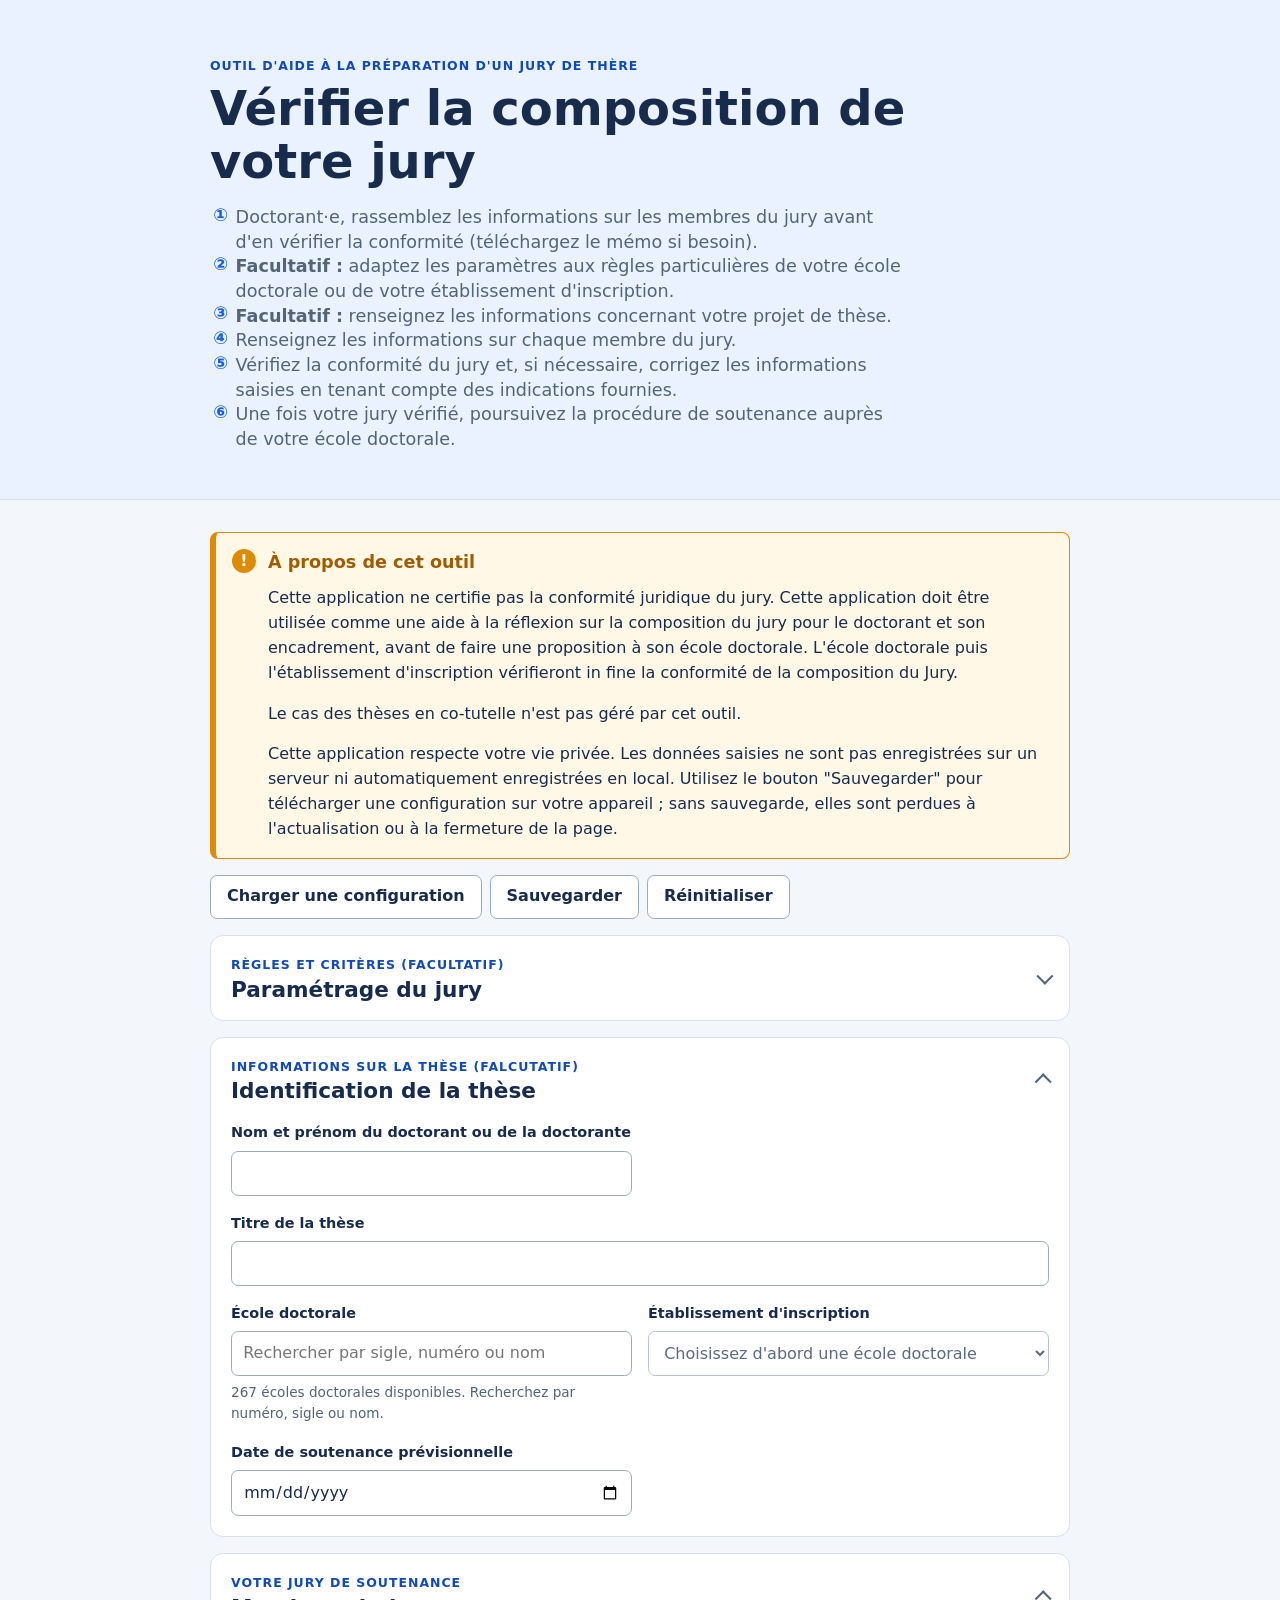
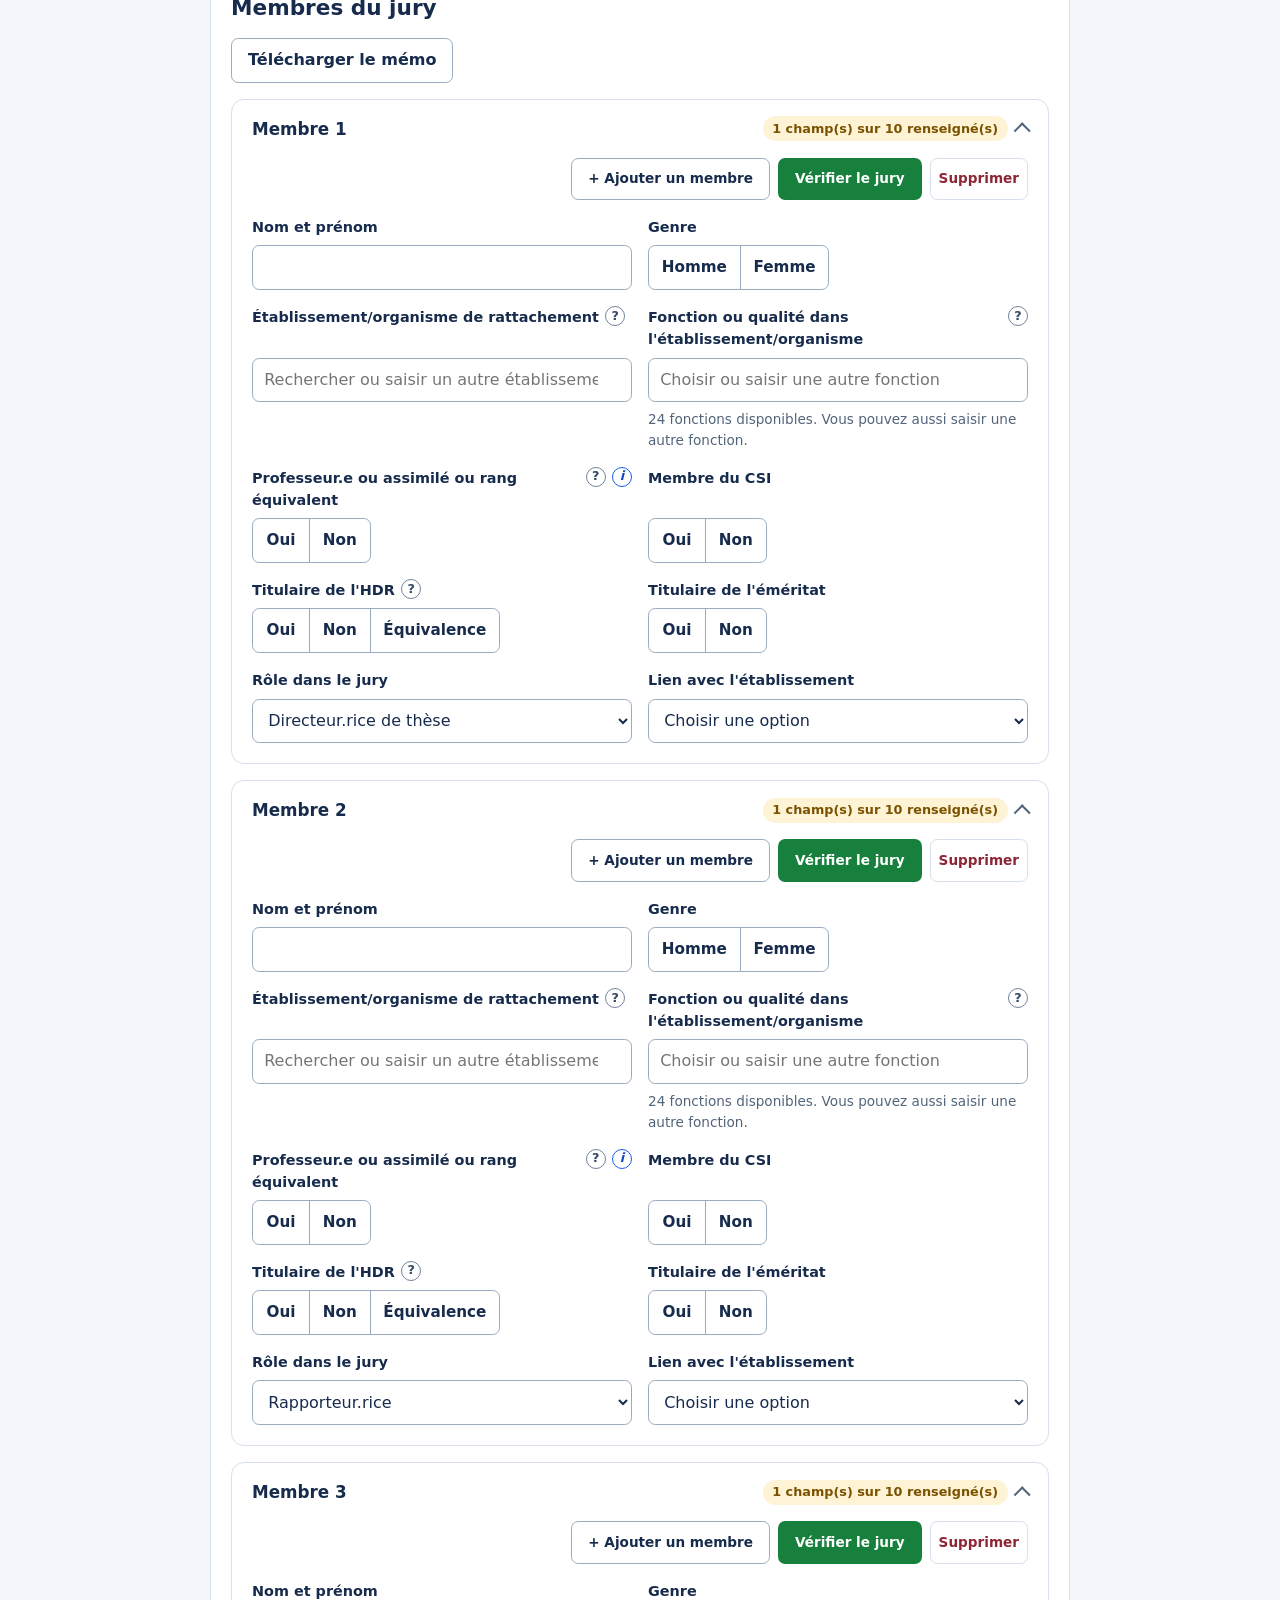
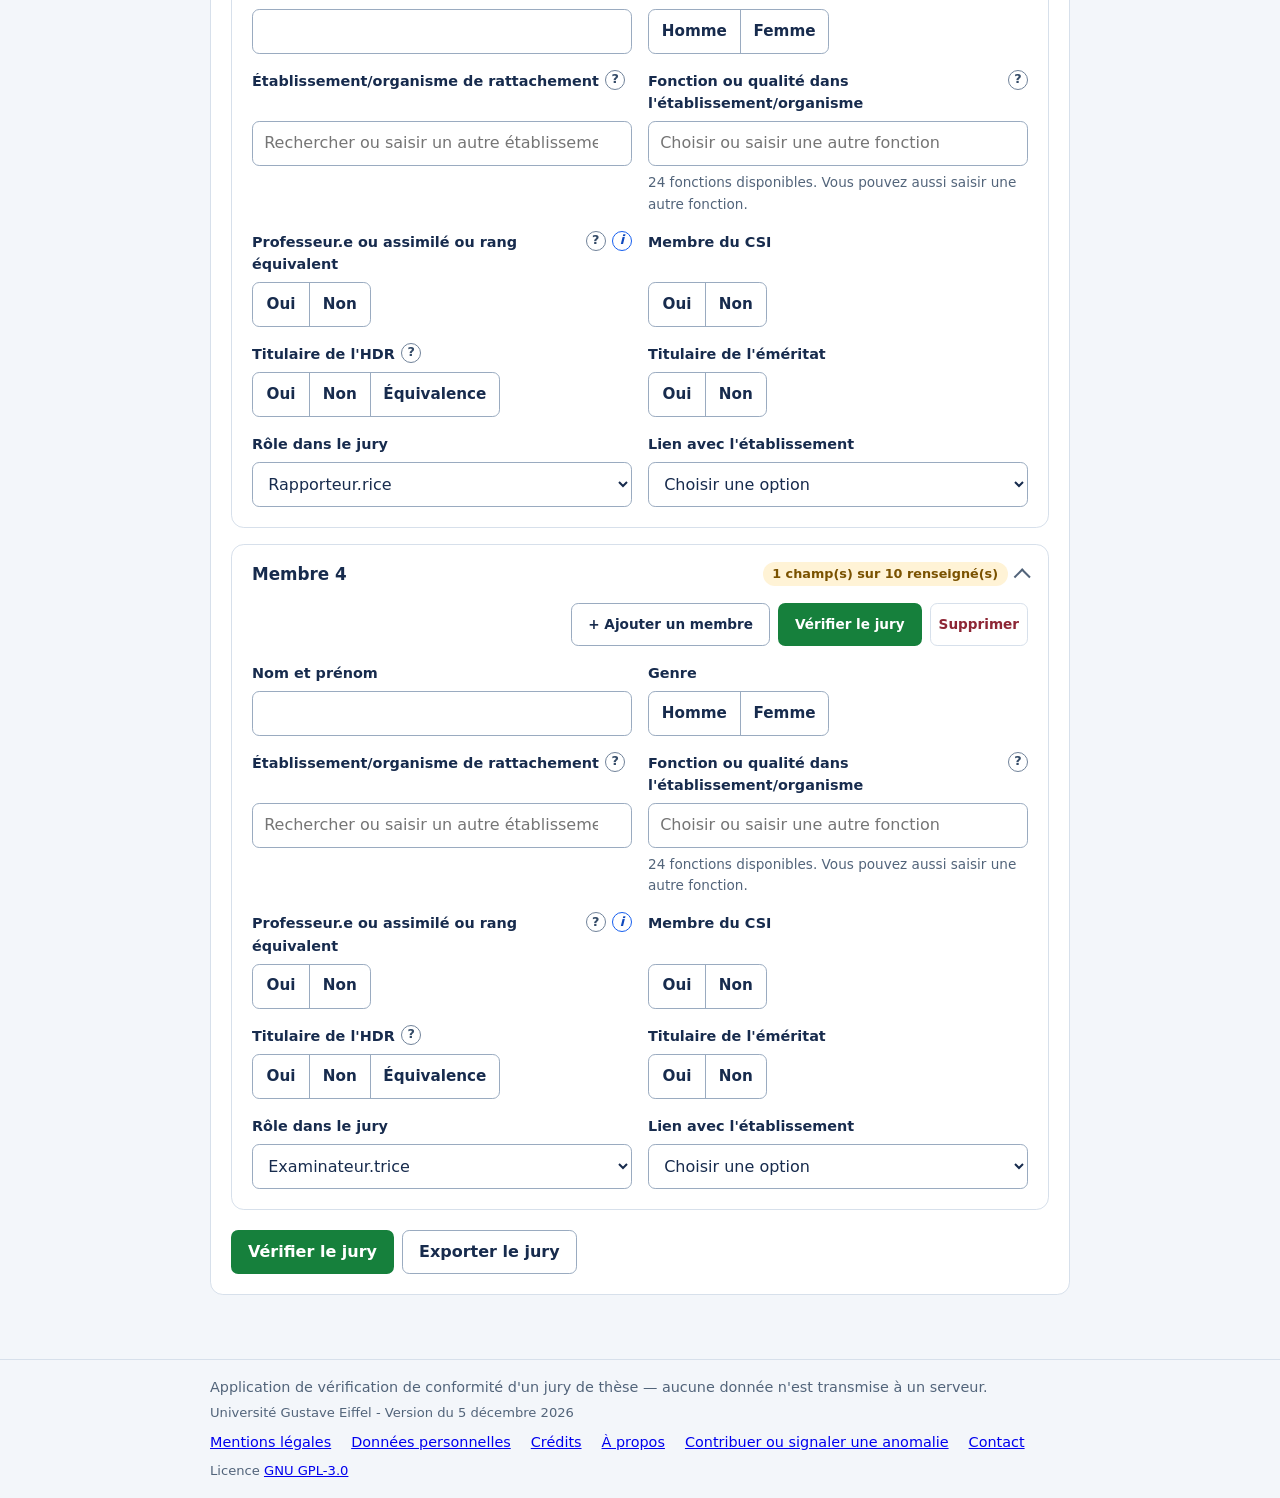
<file: index.html>
<!doctype html>
<html lang="fr">
  <head>
    <meta charset="utf-8">
    <meta name="viewport" content="width=device-width, initial-scale=1">
    <meta name="description" content="Préparez la vérification de la composition d'un jury de thèse.">
    <title>Vérifier un jury de thèse</title>
    <link rel="stylesheet" href="styles.css?v=5">
    <script src="app.js" defer></script>
    <script src="footer-date.js" defer></script>
  </head>
  <body>
    <header class="site-header">
      <div class="container">
        <p class="eyebrow">Outil d'aide à la préparation d'un jury de thère</p>
        <h1>Vérifier la composition de votre jury</h1>
        <div class="intro-steps">
          <p><span class="intro-step-number" aria-hidden="true">①</span><span>Doctorant·e, rassemblez les informations sur les membres du jury avant d'en vérifier la conformité (téléchargez le mémo si besoin).</span></p>
          <p><span class="intro-step-number" aria-hidden="true">②</span><span><span class="step-optional">Facultatif :</span> adaptez les paramètres aux règles particulières de votre école doctorale ou de votre établissement d'inscription.</span></p>
          <p><span class="intro-step-number" aria-hidden="true">③</span><span><span class="step-optional">Facultatif :</span> renseignez les informations concernant votre projet de thèse.</span></p>
          <p><span class="intro-step-number" aria-hidden="true">④</span><span>Renseignez les informations sur chaque membre du jury.</span></p>
          <p><span class="intro-step-number" aria-hidden="true">⑤</span><span>Vérifiez la conformité du jury et, si nécessaire, corrigez les informations saisies en tenant compte des indications fournies.</span></p>
          <p><span class="intro-step-number" aria-hidden="true">⑥</span><span>Une fois votre jury vérifié, poursuivez la procédure de soutenance auprès de votre école doctorale.</span></p>
        </div>
      </div>
    </header>

    <main class="container">
      <section class="settings-notice about-tool" aria-labelledby="notice-title">
        <h2 id="notice-title"><svg class="warning-icon" aria-hidden="true" viewBox="0 0 24 24" fill="none" xmlns="http://www.w3.org/2000/svg">
          <path d="M12 3.5 2.8 19.4a1.2 1.2 0 0 0 1.04 1.8h16.32a1.2 1.2 0 0 0 1.04-1.8L12 3.5Z" stroke="currentColor" stroke-width="1.8" stroke-linejoin="round"/>
          <path d="M12 9v5.2m0 3.1h.01" stroke="currentColor" stroke-width="2" stroke-linecap="round"/>
        </svg>À propos de cet outil</h2>
        <p>Cette application ne certifie pas la conformité juridique du jury. Cette application doit être utilisée comme une aide à la réflexion sur la composition du jury pour le doctorant et son encadrement, avant de faire une proposition à son école doctorale. L'école doctorale puis l'établissement d'inscription vérifieront in fine la conformité de la composition du Jury.</p>
        <p>Le cas des thèses en co-tutelle n'est pas géré par cet outil.</p>
        <p>Cette application respecte votre vie privée. Les données saisies ne sont pas enregistrées sur un serveur ni automatiquement enregistrées en local. Utilisez le bouton "Sauvegarder" pour télécharger une configuration sur votre appareil ; sans sauvegarde, elles sont perdues à l'actualisation ou à la fermeture de la page.</p>
      </section>

      <div class="configuration-actions" role="group" aria-label="Gestion de la configuration">
        <button class="button button-secondary" id="load-configuration" type="button">Charger une configuration</button>
        <input id="configuration-file" type="file" accept=".json,application/json" hidden>
        <button class="button button-secondary" id="save-configuration" type="button">Sauvegarder</button>
        <button class="button button-secondary" id="reset-configuration" type="button">Réinitialiser</button>
      </div>

      <details class="section-panel" aria-labelledby="settings-title">
        <summary class="section-panel-summary">
          <span>
            <span class="eyebrow">Règles et critères (facultatif)</span>
            <span class="section-panel-title" id="settings-title">Paramétrage du jury</span>
          </span>
        </summary>
        <div class="section-panel-content">
          <section aria-labelledby="composition-title">
            <div class="composition-heading">
              <h2 id="composition-title">Arrêté du 25 mai 2016 fixant le cadre national de la formation et les modalités conduisant à la délivrance du diplôme national de doctorat<a class="source-link" href="https://www.legifrance.gouv.fr/loda/id/JORFTEXT000032587086" target="_blank" rel="noopener noreferrer" aria-label="Consulter l'arrêté du 25 mai 2016 sur Légifrance (nouvel onglet)">
                  <svg aria-hidden="true" viewBox="0 0 24 24" fill="none" xmlns="http://www.w3.org/2000/svg">
                    <path d="M10 13.5a4 4 0 0 0 5.66 0l3-3A4 4 0 0 0 13 4.84l-1.72 1.72" stroke="currentColor" stroke-width="1.8" stroke-linecap="round" stroke-linejoin="round"/>
                    <path d="M14 10.5a4 4 0 0 0-5.66 0l-3 3A4 4 0 0 0 11 19.16l1.72-1.72" stroke="currentColor" stroke-width="1.8" stroke-linecap="round" stroke-linejoin="round"/>
                  </svg>
                </a></h2>
            </div>
            <ul class="settings-list">
              <li>Le nombre des membres du jury est compris entre quatre et huit.</li>
              <li>Il est composé au moins <strong>pour moitié de personnalités françaises ou étrangères, extérieures</strong> à l'unité de recherche où a été préparée le doctorat, à l'école doctorale et à l'établissement d'inscription du doctorant.</li>
              <li>Les personnalitées sont choisies en raison de leur compétence scientifique ou professionnelle dans le champ de recherche concerné.</li>
              <li>Sa composition doit permettre une <strong>représentation équilibrée des femmes et des hommes</strong>.</li>
              <li><strong>La moitié du jury au moins doit être composée de professeurs ou personnels assimilés</strong> au sens de l'article 6 du décret n° 92-70 relatif au Conseil national des universités et de l'article 5 du décret n° 87-31 pour les disciplines de santé, ou d'enseignants de rang équivalent qui ne relèvent pas du ministère chargé de l'enseignement supérieur et de la recherche.</li>
              <li>Les travaux du doctorant sont préalablement examinés par <strong>au moins deux rapporteurs</strong> désignés par le chef d'établissement, habilités à diriger des recherches ou appartenant à l'une des catégories mentionnées au 1° et au 2° de l'article 16 du présent arrêté, sur proposition du directeur de l'école doctorale, après avis du directeur de thèse.
                  Dans le cas de travaux impliquant des personnes du monde socio-économique ou culturel qui n'appartiennent pas au monde universitaire, un troisième rapporteur, reconnu pour ses compétences dans le domaine, peut être désigné sur proposition du directeur de l'école doctorale, après avis du directeur de thèse..</li>
              <li>Sauf si le champ disciplinaire ou le contenu des travaux ne le permettent pas, <strong>les deux rapporteurs sont extérieurs à l'école doctorale et à l'établissement du doctorant</strong>. Ils peuvent appartenir à des établissements d'enseignement supérieur ou de recherche étrangers ou à d'autres organismes étrangers.</li>
              <li>Chaque rapporteur doit être titulaire de l'HDR ou d'une équivalence.</li>
              <li>Un membre de l'encadrement de la thèse ou un membre du CSI ne peut pas être rapporteur.</li>
              <li>Le <strong>Président du jury doit être un.e professeur.e ou assimilé ou un enseignant de rang équivalent</strong>.</li>
              <li>Les membres du CSI ne peuvent pas être rapporteurs de la thèse.</li>
            </ul>
          </section>
          <section aria-labelledby="school-rules-title">
            <div class="school-rules-heading">
              <h2 id="school-rules-title">Règles complémentaires de votre école doctorale</h2>
              <div class="configuration-actions settings-configuration-actions">
                <button class="button button-secondary" id="load-settings" type="button">Charger des règles</button>
                <button class="button button-secondary" id="save-settings" type="button">Sauvegarder les règles</button>
                <input id="settings-file" type="file" accept=".json,application/json" hidden>
              </div>
            </div>
            <aside class="ed-info" aria-label="Information pour les écoles doctorales">
              <p><strong>Information pour les écoles doctorales</strong></p>
              <p>Si vous représenter une école doctorale, vous pouvez générer un fichier de sauvegarde des règles de composition d'un jury de soutenance propres à votre ED, et le mettre à disposition de vos doctorant·es. Vous pouvez également déposer ce fichier sur la plateforme GitHub, pour qu'il soit intégré dans une base de données qui sera disponible en ligne pour les utilisateurs.</p>
            </aside>
            <div class="fields settings-fields">
              <fieldset class="field range-field">
                <legend>Nombre de membres du jury</legend>
                <div class="range-values" aria-live="polite">
                  <span>Minimum : <output id="minimum-members-value" for="minimum-members">4</output></span>
                  <span>Maximum : <output id="maximum-members-value" for="maximum-members">8</output></span>
                </div>
                <div class="dual-range" id="member-range">
                  <div class="dual-range-track" aria-hidden="true">
                    <span class="dual-range-selection"></span>
                  </div>
                  <label class="visually-hidden" for="minimum-members">Nombre minimal de membres du jury</label>
                  <input id="minimum-members" name="minimumMembers" type="range" min="4" max="8" step="1" value="4">
                  <label class="visually-hidden" for="maximum-members">Nombre maximal de membres du jury</label>
                  <input id="maximum-members" name="maximumMembers" type="range" min="4" max="8" step="1" value="8">
                </div>
              </fieldset>
              <div class="field">
                <label for="maximum-invited">Nombre maximal de membres invité·es</label>
                <input id="maximum-invited" name="maximumInvited" type="number" min="0" max="4" step="1" value="1" required>
              </div>
              <fieldset class="field toggle-field">
                <legend>Les membres du CSI peuvent être examinateur·rices</legend>
                <div class="toggle-options">
                  <label class="toggle-option">
                    <input type="radio" name="csi-examiners" value="Oui" checked>
                    <span>Oui</span>
                  </label>
                  <label class="toggle-option">
                    <input type="radio" name="csi-examiners" value="Non">
                    <span>Non</span>
                  </label>
                </div>
              </fieldset>
              <fieldset class="field toggle-field">
                <legend>Les membres du CSI sont considérés comme étant en lien avec l'encadrement</legend>
                <div class="toggle-options">
                  <label class="toggle-option">
                    <input type="radio" name="csi-supervision" value="Oui">
                    <span>Oui</span>
                  </label>
                  <label class="toggle-option">
                    <input type="radio" name="csi-supervision" value="Non" checked>
                    <span>Non</span>
                  </label>
                </div>
              </fieldset>
              <fieldset class="field toggle-field">
                <legend>Les rapporteur·rices doivent être extérieur·es à l'unité de recherche</legend>
                <div class="toggle-options">
                  <label class="toggle-option">
                    <input type="radio" name="rapporteur-external-unit" value="Oui" checked>
                    <span>Oui</span>
                  </label>
                  <label class="toggle-option">
                    <input type="radio" name="rapporteur-external-unit" value="Non">
                    <span>Non</span>
                  </label>
                </div>
              </fieldset>
              <fieldset class="field toggle-field">
                <legend>Les rapporteur·rices doivent être extérieur·es à l'école doctorale d'inscription</legend>
                <div class="toggle-options">
                  <label class="toggle-option">
                    <input type="radio" name="rapporteur-external-school" value="Oui" checked>
                    <span>Oui</span>
                  </label>
                  <label class="toggle-option">
                    <input type="radio" name="rapporteur-external-school" value="Non">
                    <span>Non</span>
                  </label>
                </div>
              </fieldset>
              <fieldset class="field toggle-field">
                <legend>Les rapporteur·rices doivent être extérieur·es à l'établissement d'inscription</legend>
                <div class="toggle-options">
                  <label class="toggle-option">
                    <input type="radio" name="rapporteur-external-institution" value="Oui" checked>
                    <span>Oui</span>
                  </label>
                  <label class="toggle-option">
                    <input type="radio" name="rapporteur-external-institution" value="Non">
                    <span>Non</span>
                  </label>
                </div>
              </fieldset>
              <fieldset class="field toggle-field">
                <legend>La direction de thèse doit obligatoirement être représentée au jury</legend>
                <div class="toggle-options">
                  <label class="toggle-option">
                    <input type="radio" name="director-required" value="Oui" checked>
                    <span>Oui</span>
                  </label>
                  <label class="toggle-option">
                    <input type="radio" name="director-required" value="Non">
                    <span>Non</span>
                  </label>
                </div>
              </fieldset>
              <fieldset class="field toggle-field">
                <legend>La direction de thèse est toujours considérée comme interne, même si la personne qui l'assure est rattachée à un autre établissement</legend>
                <div class="toggle-options">
                  <label class="toggle-option">
                    <input type="radio" name="director-internal" value="Oui">
                    <span>Oui</span>
                  </label>
                  <label class="toggle-option">
                    <input type="radio" name="director-internal" value="Non" checked>
                    <span>Non</span>
                  </label>
                </div>
              </fieldset>
              <fieldset class="field toggle-field">
                <legend>Au moins un·e membre du jury doit appartenir à l'établissement d'inscription</legend>
                <div class="toggle-options">
                  <label class="toggle-option">
                    <input type="radio" name="institution-member-required" value="Oui">
                    <span>Oui</span>
                  </label>
                  <label class="toggle-option">
                    <input type="radio" name="institution-member-required" value="Non" checked>
                    <span>Non</span>
                  </label>
                </div>
              </fieldset>
              <fieldset class="field toggle-field">
                <legend>Un·e membre émérite peut être rapporteur·rice</legend>
                <div class="toggle-options">
                  <label class="toggle-option">
                    <input type="radio" name="emeritus-rapporteur" value="Oui" checked>
                    <span>Oui</span>
                  </label>
                  <label class="toggle-option">
                    <input type="radio" name="emeritus-rapporteur" value="Non">
                    <span>Non</span>
                  </label>
                </div>
              </fieldset>
              <fieldset class="field toggle-field">
                <legend>Un·e membre émérite peut présider le jury</legend>
                <div class="toggle-options">
                  <label class="toggle-option">
                    <input type="radio" name="emeritus-president" value="Oui">
                    <span>Oui</span>
                  </label>
                  <label class="toggle-option">
                    <input type="radio" name="emeritus-president" value="Non" checked>
                    <span>Non</span>
                  </label>
                </div>
              </fieldset>
              <div class="field parity-settings">
                <label for="parity-mode">Condition de représentation équilibrée des genres</label>
                <select id="parity-mode" name="parityMode">
                  <option value="one-each" selected>Au moins un membre de chaque genre</option>
                  <option value="percentage">Pourcentage minimal de chaque genre</option>
                  <option value="table">Nombre minimal de femmes selon l'effectif du jury</option>
                </select>
                <div id="parity-percentage-settings" class="parity-detail" hidden>
                  <label for="minimum-gender-percentage">Pourcentage minimal pour chaque genre parmi les membres (%)</label>
                  <input id="minimum-gender-percentage" name="minimumGenderPercentage" type="number" min="0" max="50" step="0.1" value="40">
                </div>
                <div id="parity-table-settings" class="parity-detail" hidden>
                  <p>Indiquez le nombre minimal de femmes pour chaque effectif possible du jury.</p>
                  <div class="parity-table-scroll">
                    <table class="parity-table">
                      <thead>
                        <tr>
                          <th scope="col">Nombre de membres</th>
                          <th scope="col">Nombre minimal de femmes</th>
                        </tr>
                      </thead>
                      <tbody>
                        <tr><th scope="row">4</th><td><input aria-label="Nombre minimal de femmes pour un jury de 4 membres" id="women-count-4" type="number" min="0" max="4" step="1" value="1"></td></tr>
                        <tr><th scope="row">5</th><td><input aria-label="Nombre minimal de femmes pour un jury de 5 membres" id="women-count-5" type="number" min="0" max="5" step="1" value="1"></td></tr>
                        <tr><th scope="row">6</th><td><input aria-label="Nombre minimal de femmes pour un jury de 6 membres" id="women-count-6" type="number" min="0" max="6" step="1" value="1"></td></tr>
                        <tr><th scope="row">7</th><td><input aria-label="Nombre minimal de femmes pour un jury de 7 membres" id="women-count-7" type="number" min="0" max="7" step="1" value="1"></td></tr>
                        <tr><th scope="row">8</th><td><input aria-label="Nombre minimal de femmes pour un jury de 8 membres" id="women-count-8" type="number" min="0" max="8" step="1" value="1"></td></tr>
                      </tbody>
                    </table>
                  </div>
                </div>
              </div>
            </div>
          </section>
        </div>
      </details>

      <details class="section-panel profile-panel" aria-labelledby="profile-title" open>
        <summary class="section-panel-summary">
          <span>
            <span class="eyebrow">Informations sur la thèse (falcutatif)</span>
            <span class="section-panel-title" id="profile-title">Identification de la thèse</span>
          </span>
        </summary>
        <div class="section-panel-content">
          <div class="fields profile-fields">
            <div class="field">
              <label for="profile-doctorant">Nom et prénom du doctorant ou de la doctorante</label>
              <input id="profile-doctorant" name="doctorant" autocomplete="name">
            </div>
            <div class="field profile-thesis-title">
              <label for="profile-thesis-title">Titre de la thèse</label>
              <input id="profile-thesis-title" name="thesisTitle">
            </div>
            <div class="field">
              <label for="profile-doctoral-school-search">École doctorale</label>
              <div class="school-combobox">
                <input id="profile-doctoral-school-search" type="search" role="combobox" aria-autocomplete="list" aria-expanded="false" aria-controls="doctoral-school-options" autocomplete="off" placeholder="Rechercher par sigle, numéro ou nom">
                <input id="profile-doctoral-school" name="doctoralSchool" type="hidden">
                <div id="doctoral-school-options" class="school-options" role="listbox" hidden></div>
              </div>
              <p id="doctoral-school-status" class="field-hint" role="status" aria-live="polite"></p>
            </div>
            <div class="field">
              <label for="profile-institution">Établissement d'inscription</label>
              <select id="profile-institution" name="institution" disabled>
                <option value="">Choisissez d'abord une école doctorale</option>
              </select>
              <p id="institution-status" class="field-hint" role="status" aria-live="polite"></p>
            </div>
            <div class="field">
              <label for="profile-defense-date">Date de soutenance prévisionnelle</label>
              <input id="profile-defense-date" name="defenseDate" type="date">
            </div>
          </div>
        </div>
      </details>

      <details class="section-panel" aria-labelledby="members-title" open>
        <summary class="section-panel-summary">
          <span>
            <span class="eyebrow">Votre jury de soutenance</span>
            <span class="section-panel-title" id="members-title">Membres du jury</span>
          </span>
        </summary>
        <div class="section-panel-content">
          <div class="section-heading">
            <div class="jury-actions">
              <button class="button button-secondary" id="download-member-memo" type="button">Télécharger le mémo</button>
            </div>
          </div>

          <form id="jury-form" novalidate>
            <div id="members" class="members-list"></div>
            <div class="form-actions">
              <button class="button button-primary" type="submit">Vérifier le jury</button>
              <button class="button button-secondary" id="export-pdf" type="button">Exporter le jury</button>
            </div>
          </form>

          <div id="result" class="result" role="status" aria-live="polite" tabindex="-1" hidden></div>
        </div>
      </details>
      <section id="pdf-export" class="pdf-export" aria-labelledby="pdf-export-title" hidden></section>
      <datalist id="jury-institution-suggestions"></datalist>
      <datalist id="jury-quality-suggestions"></datalist>
    </main>

    <footer class="site-footer">
      <div class="container">
        <p>Application de vérification de conformité d'un jury de thèse — aucune donnée n'est transmise à un serveur.</p>
        <p class="site-footer-version">Université Gustave Eiffel - Version du <time data-last-modified datetime="2026-10-30">30 octobre 2026</time></p>
        <nav class="site-footer-links" aria-label="Pied de page">
          <a href="mentions-legales.html#mentions-legales">Mentions légales</a>
          <a href="mentions-legales.html#donnees-personnelles">Données personnelles</a>
          <a href="mentions-legales.html#credits">Crédits</a>
          <a href="mentions-legales.html#a-propos">À propos</a>
          <a href="mentions-legales.html#contribuer">Contribuer ou signaler une anomalie</a>
          <a href="mentions-legales.html#contact">Contact</a>
        </nav>
        <p class="site-footer-license">Licence <a href="https://www.gnu.org/licenses/gpl-3.0.html" target="_blank" rel="noopener noreferrer">GNU GPL-3.0</a></p>
      </div>
    </footer>
  </body>
</html>
</file>
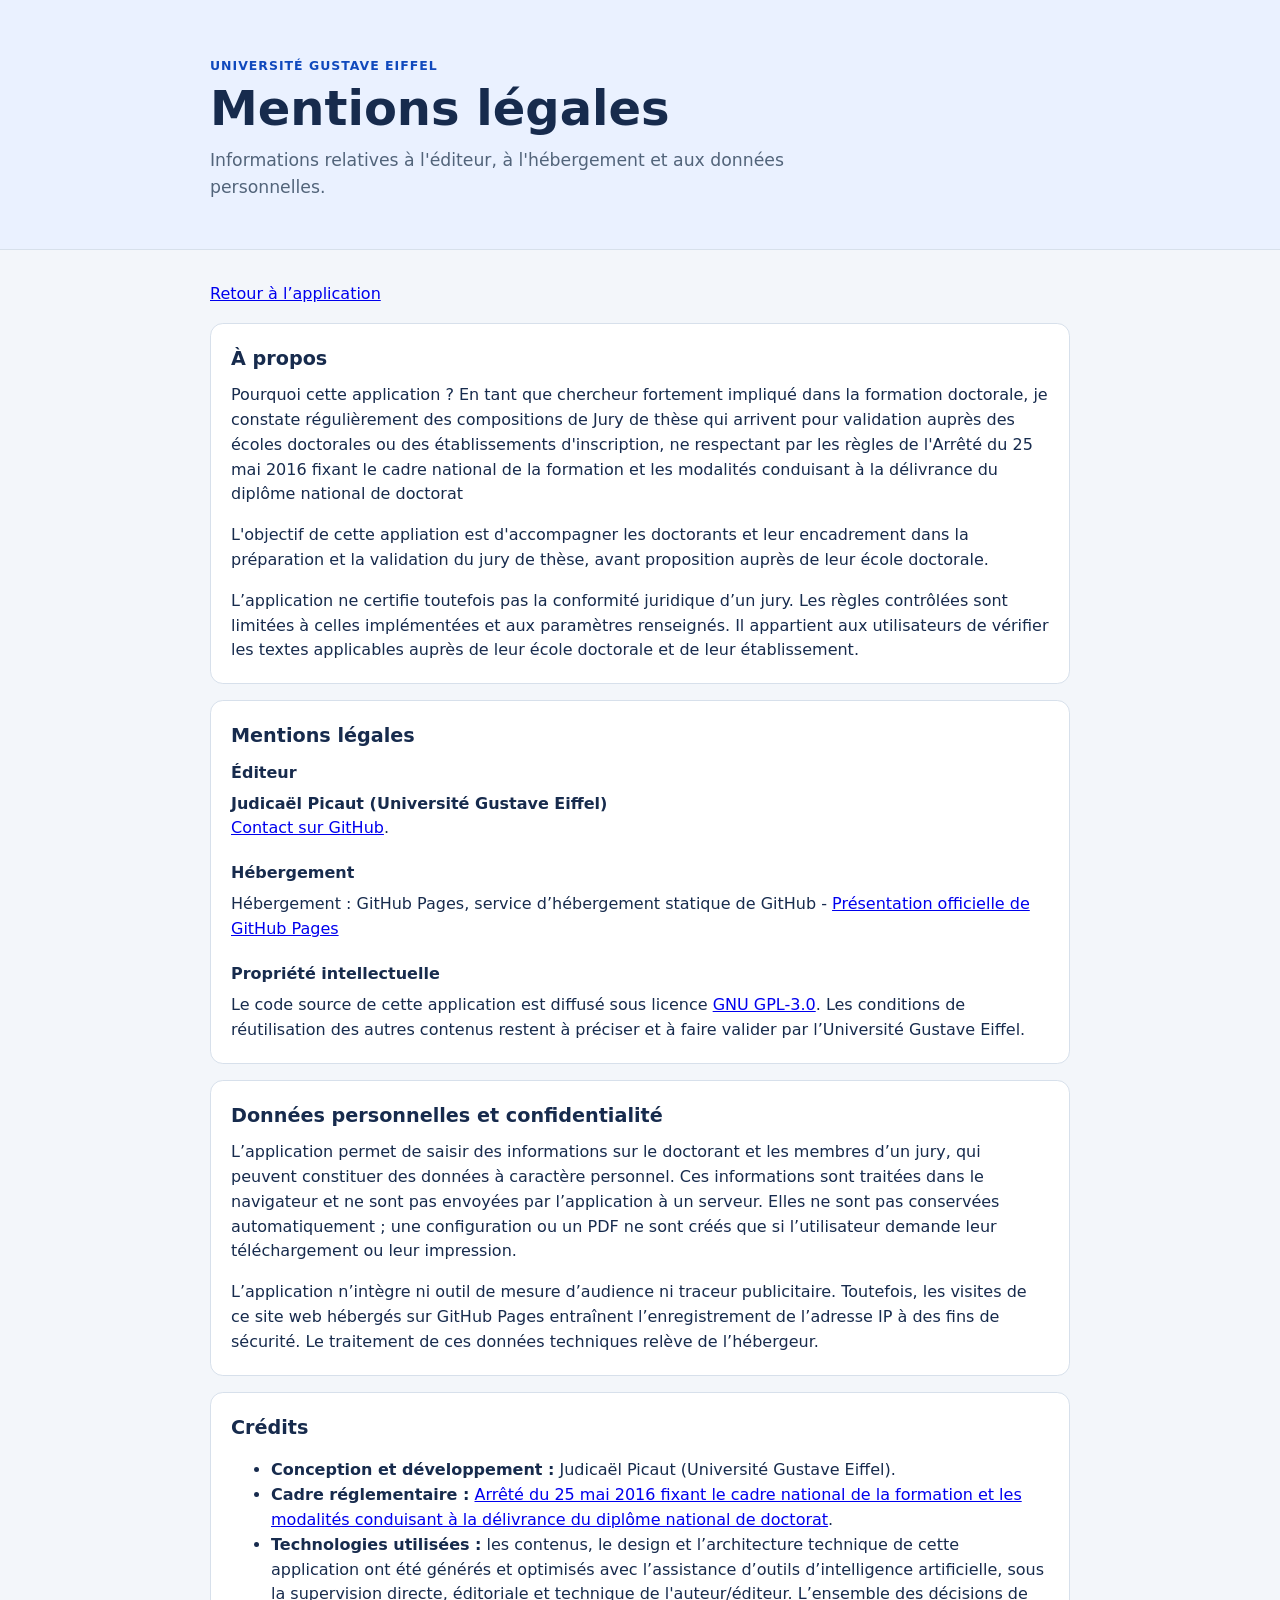
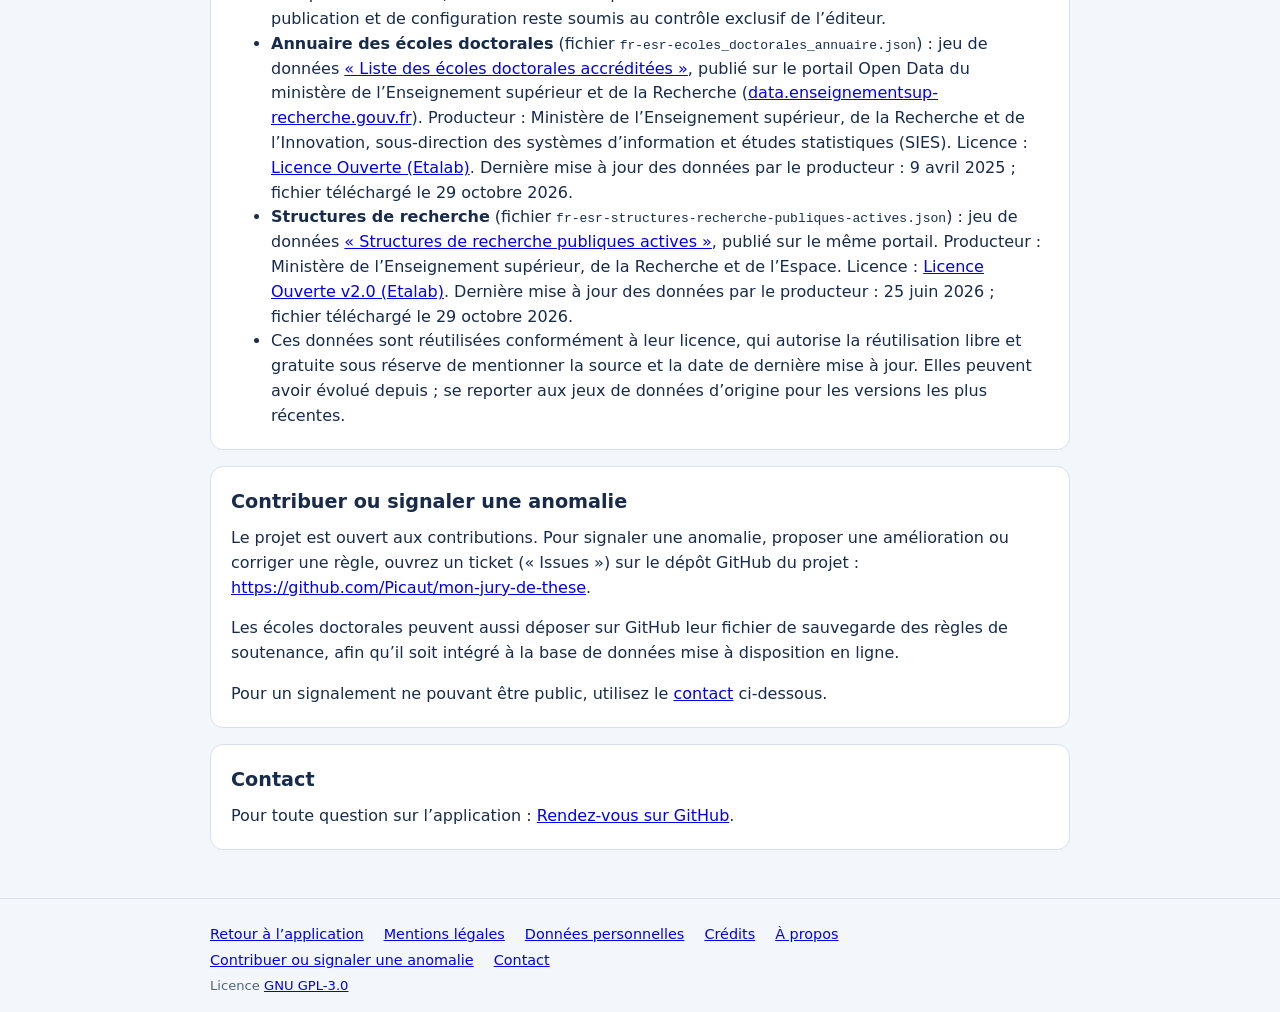
<file: mentions-legales.html>
<!doctype html>
<html lang="fr">
  <head>
    <meta charset="utf-8">
    <meta name="viewport" content="width=device-width, initial-scale=1">
    <meta name="description" content="Projet de mentions légales et d'information sur les données personnelles de l'application de vérification d'un jury de thèse.">
    <title>Mentions légales — Vérifier un jury de thèse</title>
    <link rel="stylesheet" href="styles.css?v=5">
  </head>
  <body>
    <header class="site-header">
      <div class="container">
        <p class="eyebrow">Université Gustave Eiffel</p>
        <h1>Mentions légales</h1>
        <p class="intro">Informations relatives à l'éditeur, à l'hébergement et aux données personnelles.</p>
      </div>
    </header>

    <main class="container">
      <a class="legal-back-link" href="index.html">Retour à l’application</a>

      <div class="legal-content">

        <section id="a-propos" aria-labelledby="about-title">
          <h2 id="about-title">À propos</h2>
          <p>Pourquoi cette application ?  En tant que chercheur fortement impliqué dans la formation doctorale, je constate régulièrement des compositions de Jury de thèse qui arrivent pour validation auprès des écoles doctorales ou des établissements d'inscription, ne respectant par les règles de l'Arrêté du 25 mai 2016 fixant le cadre national de la formation et les modalités conduisant à la délivrance du diplôme national de doctorat</p>
          <p>L'objectif de cette appliation est d'accompagner les doctorants et leur encadrement dans la préparation et la validation du jury de thèse, avant proposition auprès de leur école doctorale.</p>
          <p>L’application ne certifie toutefois pas la conformité juridique d’un jury. Les règles contrôlées sont limitées à celles implémentées et aux paramètres renseignés. Il appartient aux utilisateurs de vérifier les textes applicables auprès de leur école doctorale et de leur établissement.</p>
        </section>

        <section id="mentions-legales" aria-labelledby="legal-title">
          <h2 id="legal-title">Mentions légales</h2>
          <h3 id="publisher-title">Éditeur</h3>
          <p><strong>Judicaël Picaut (Université Gustave Eiffel)</strong><br>
          <a href="https://github.com/Picaut/mon-jury-de-these">Contact sur GitHub</a>.</p>

          <h3 id="hosting-title">Hébergement</h3>
          <p>Hébergement : GitHub Pages, service d’hébergement statique de GitHub - 
          <a href="https://docs.github.com/en/pages/getting-started-with-github-pages/what-is-github-pages" target="_blank" rel="noopener noreferrer">Présentation officielle de GitHub Pages</a> </p>          

          <h3 id="copyright-title">Propriété intellectuelle</h3>
          <p>Le code source de cette application est diffusé sous licence <a href="https://www.gnu.org/licenses/gpl-3.0.html" target="_blank" rel="noopener noreferrer">GNU GPL-3.0</a>. Les conditions de réutilisation des autres contenus restent à préciser et à faire valider par l’Université Gustave Eiffel.</p>
        </section>

        <section id="donnees-personnelles" aria-labelledby="personal-data-title">
          <h2 id="personal-data-title">Données personnelles et confidentialité</h2>
          <p>L’application permet de saisir des informations sur le doctorant et les membres d’un jury, qui peuvent constituer des données à caractère personnel. Ces informations sont traitées dans le navigateur et ne sont pas envoyées par l’application à un serveur. Elles ne sont pas conservées automatiquement ; une configuration ou un PDF ne sont créés que si l’utilisateur demande leur téléchargement ou leur impression.</p>
          <p>L’application n’intègre ni outil de mesure d’audience ni traceur publicitaire. Toutefois, les visites de ce site web hébergés sur GitHub Pages entraînent l’enregistrement de l’adresse IP à des fins de sécurité. Le traitement de ces données techniques relève de l’hébergeur.</p>
          </section>

        <section id="credits" aria-labelledby="credits-title">
          <h2 id="credits-title">Crédits</h2>
          <ul>
            <li><strong>Conception et développement :</strong> Judicaël Picaut (Université Gustave Eiffel).</li>
            <li><strong>Cadre réglementaire :</strong> <a href="https://www.legifrance.gouv.fr/loda/id/JORFTEXT000032587086" target="_blank" rel="noopener noreferrer">Arrêté du 25 mai 2016 fixant le cadre national de la formation et les modalités conduisant à la délivrance du diplôme national de doctorat</a>.</li>
            <li><strong>Technologies utilisées :</strong> les contenus, le design et l’architecture technique de cette application ont été générés et optimisés avec l’assistance d’outils d’intelligence artificielle, sous la supervision directe, éditoriale et technique de l'auteur/éditeur. L’ensemble des décisions de publication et de configuration reste soumis au contrôle exclusif de l’éditeur.</li>
            <li>
              <strong>Annuaire des écoles doctorales</strong> (fichier <code>fr-esr-ecoles_doctorales_annuaire.json</code>) : jeu de données <a href="https://data.enseignementsup-recherche.gouv.fr/explore/dataset/fr-esr-ecoles_doctorales_annuaire/" target="_blank" rel="noopener noreferrer">« Liste des écoles doctorales accréditées »</a>, publié sur le portail Open Data du ministère de l’Enseignement supérieur et de la Recherche (<a href="https://data.enseignementsup-recherche.gouv.fr/" target="_blank" rel="noopener noreferrer">data.enseignementsup-recherche.gouv.fr</a>). Producteur : Ministère de l’Enseignement supérieur, de la Recherche et de l’Innovation, sous-direction des systèmes d’information et études statistiques (SIES). Licence : <a href="https://www.etalab.gouv.fr/wp-content/uploads/2014/05/Licence_Ouverte.pdf" target="_blank" rel="noopener noreferrer">Licence Ouverte (Etalab)</a>. Dernière mise à jour des données par le producteur : 9 avril 2025 ; fichier téléchargé le 29 octobre 2026.
            </li>
            <li>
              <strong>Structures de recherche</strong> (fichier <code>fr-esr-structures-recherche-publiques-actives.json</code>) : jeu de données <a href="https://data.enseignementsup-recherche.gouv.fr/explore/dataset/fr-esr-structures-recherche-publiques-actives/" target="_blank" rel="noopener noreferrer">« Structures de recherche publiques actives »</a>, publié sur le même portail. Producteur : Ministère de l’Enseignement supérieur, de la Recherche et de l’Espace. Licence : <a href="https://www.etalab.gouv.fr/wp-content/uploads/2017/04/ETALAB-Licence-Ouverte-v2.0.pdf" target="_blank" rel="noopener noreferrer">Licence Ouverte v2.0 (Etalab)</a>. Dernière mise à jour des données par le producteur : 25 juin 2026 ; fichier téléchargé le 29 octobre 2026.
            </li>
            <li>Ces données sont réutilisées conformément à leur licence, qui autorise la réutilisation libre et gratuite sous réserve de mentionner la source et la date de dernière mise à jour. Elles peuvent avoir évolué depuis ; se reporter aux jeux de données d’origine pour les versions les plus récentes.</li>
          </ul>
        </section>

        <section id="contribuer" aria-labelledby="contribute-title">
          <h2 id="contribute-title">Contribuer ou signaler une anomalie</h2>
          <p>Le projet est ouvert aux contributions. Pour signaler une anomalie, proposer une amélioration ou corriger une règle, ouvrez un ticket (« Issues ») sur le dépôt GitHub du projet : <a href="https://github.com/Picaut/mon-jury-de-these" target="_blank" rel="noopener noreferrer">https://github.com/Picaut/mon-jury-de-these</a>.</p>
          <p>Les écoles doctorales peuvent aussi déposer sur GitHub leur fichier de sauvegarde des règles de soutenance, afin qu’il soit intégré à la base de données mise à disposition en ligne.</p>
          <p>Pour un signalement ne pouvant être public, utilisez le <a href="#contact">contact</a> ci-dessous.</p>
        </section>

        <section id="contact" aria-labelledby="contact-title">
          <h2 id="contact-title">Contact</h2>
          <p>Pour toute question sur l’application : <a href="https://github.com/Picaut/mon-jury-de-these/">Rendez-vous sur GitHub</a>.</p>
        </section>
      </div>
    </main>

    <footer class="site-footer">
      <div class="container">
        <nav class="site-footer-links" aria-label="Pied de page">
          <a href="index.html">Retour à l’application</a>
          <a href="#mentions-legales">Mentions légales</a>
          <a href="#donnees-personnelles">Données personnelles</a>
          <a href="#credits">Crédits</a>
          <a href="#a-propos">À propos</a>
          <a href="#contribuer">Contribuer ou signaler une anomalie</a>
          <a href="#contact">Contact</a>
        </nav>
        <p class="site-footer-version">Licence <a href="https://www.gnu.org/licenses/gpl-3.0.html" target="_blank" rel="noopener noreferrer">GNU GPL-3.0</a></p>
      </div>
    </footer>
  </body>
</html>
</file>
<file: styles.css>
:root {
  color-scheme: light;
  --ink: #172b4d;
  --muted: #52647a;
  --paper: #ffffff;
  --canvas: #f3f6fa;
  --line: #d7e0eb;
  --blue: #155eef;
  --blue-dark: #1049bd;
  --notice: #fff8e6;
  --notice-line: #f1ca68;
  font-family: system-ui, -apple-system, BlinkMacSystemFont, "Segoe UI", sans-serif;
}

* {
  box-sizing: border-box;
}

body {
  margin: 0;
  background: var(--canvas);
  color: var(--ink);
  line-height: 1.55;
}

.container {
  width: min(100% - 2rem, 860px);
  margin-inline: auto;
}

.site-header {
  padding: 3.5rem 0 3rem;
  background: #eaf1ff;
  border-bottom: 1px solid var(--line);
}

.eyebrow {
  margin: 0 0 0.4rem;
  color: var(--blue-dark);
  font-size: 0.78rem;
  font-weight: 750;
  letter-spacing: 0.08em;
  text-transform: uppercase;
}

h1,
h2,
h3,
p {
  margin-top: 0;
}

h1 {
  max-width: 700px;
  margin-bottom: 0.75rem;
  font-size: clamp(2rem, 5vw, 3rem);
  line-height: 1.12;
}

h2 {
  margin-bottom: 0.6rem;
  font-size: 1.4rem;
}

.intro-steps {
  display: grid;
  max-width: 700px;
  row-gap: 0;
  margin-top: 1rem;
}

.intro-steps p {
  display: flex;
  align-items: flex-start;
  column-gap: 0.25rem;
  margin: 0;
  color: var(--muted);
  font-size: 1.1rem;
  line-height: 1.4;
}

.intro-step-number {
  display: inline-flex;
  align-items: center;
  justify-content: center;
  height: 1.2em;
  flex: 0 0 1.35rem;
  color: var(--blue);
  font-size: inherit;
  font-weight: 750;
  line-height: 1;
}

.step-optional {
  font-weight: 650;
}

.intro {
  max-width: 650px;
  margin-bottom: 0;
  color: var(--muted);
  font-size: 1.08rem;
}

main {
  padding-block: 2rem 3rem;
}

.section-panel,
.settings-notice,
.member-card,
.result {
  border: 1px solid var(--line);
  border-radius: 0.8rem;
  background: var(--paper);
}

.section-panel {
  margin-bottom: 1rem;
  overflow: visible;
}

.section-panel-summary {
  display: flex;
  align-items: center;
  justify-content: space-between;
  gap: 1rem;
  padding: 1rem 1.25rem;
  cursor: pointer;
  list-style: none;
}

.section-panel-summary::-webkit-details-marker {
  display: none;
}

.section-panel-summary::after {
  width: 0.65rem;
  height: 0.65rem;
  flex: 0 0 auto;
  border-right: 2px solid var(--muted);
  border-bottom: 2px solid var(--muted);
  content: "";
  transform: rotate(45deg) translateY(-0.15rem);
  transition: transform 160ms ease;
}

.section-panel[open] > .section-panel-summary::after {
  transform: rotate(225deg) translate(-0.1rem, -0.1rem);
}

.section-panel-summary:focus-visible {
  outline: 3px solid #9bbaff;
  outline-offset: -3px;
}

.section-panel-title {
  display: block;
  font-size: 1.35rem;
  font-weight: 750;
  line-height: 1.25;
}

.section-panel-summary .eyebrow {
  margin-bottom: 0.2rem;
}

.section-panel-content {
  padding: 0 1.25rem 1.25rem;
}

.section-panel-content > section + section {
  margin-top: 1.5rem;
  padding-top: 1.25rem;
  border-top: 1px solid var(--line);
}

.settings-list {
  margin-top: 0;
  padding-left: 1.25rem;
}

.range-field {
  grid-column: 1 / -1;
  min-width: 0;
  margin: 0;
  padding: 0;
  border: 0;
}

.range-field legend {
  margin-bottom: 0.4rem;
  font-size: 0.9rem;
  font-weight: 650;
}

.range-values {
  display: flex;
  justify-content: space-between;
  margin-bottom: 0.25rem;
  font-size: 0.9rem;
  font-variant-numeric: tabular-nums;
}

.dual-range {
  position: relative;
  height: 2rem;
  margin: 0 0.55rem;
}

.dual-range-track,
.dual-range-selection {
  position: absolute;
  top: 50%;
  height: 0.35rem;
  border-radius: 999px;
  transform: translateY(-50%);
}

.dual-range-track {
  right: 0;
  left: 0;
  background: #d7e0eb;
}

.dual-range-selection {
  left: var(--range-start);
  width: calc(var(--range-end) - var(--range-start));
  background: var(--blue);
}

.dual-range input[type="range"] {
  position: absolute;
  top: 50%;
  left: 0;
  width: 100%;
  height: 2rem;
  margin: 0;
  padding: 0;
  appearance: none;
  background: transparent;
  cursor: pointer;
  transform: translateY(-50%);
  pointer-events: none;
}

.dual-range input[type="range"]::-webkit-slider-runnable-track {
  height: 0.35rem;
  background: transparent;
}

.dual-range input[type="range"]::-moz-range-track {
  height: 0.35rem;
  background: transparent;
}

.dual-range input[type="range"]::-webkit-slider-thumb {
  width: 1.1rem;
  height: 1.1rem;
  margin-top: -0.375rem;
  appearance: none;
  pointer-events: auto;
  border: 2px solid white;
  border-radius: 50%;
  background: var(--blue);
  box-shadow: 0 0 0 1px var(--blue-dark);
}

.dual-range input[type="range"]::-moz-range-thumb {
  width: 0.8rem;
  height: 0.8rem;
  border: 2px solid white;
  border-radius: 50%;
  background: var(--blue);
  box-shadow: 0 0 0 1px var(--blue-dark);
  pointer-events: auto;
}

.dual-range input[type="range"]:focus-visible {
  outline: none;
}

.dual-range input[type="range"]:focus-visible::-webkit-slider-thumb {
  box-shadow: 0 0 0 3px #9bbaff, 0 0 0 4px var(--blue-dark);
}

.dual-range input[type="range"]:focus-visible::-moz-range-thumb {
  box-shadow: 0 0 0 3px #9bbaff, 0 0 0 4px var(--blue-dark);
}

.visually-hidden {
  position: absolute;
  width: 1px;
  height: 1px;
  padding: 0;
  overflow: hidden;
  clip: rect(0, 0, 0, 0);
  white-space: nowrap;
  clip-path: inset(50%);
}

.settings-notice {
  padding: 1rem 1.25rem;
  border-color: var(--notice-line);
  background: var(--notice);
}

.about-tool {
  position: relative;
  margin-bottom: 1rem;
  padding: 1rem 1.25rem 1rem 3.25rem;
  border: 1px solid #e08a00;
  border-left-width: 6px;
  border-radius: 8px;
  background: var(--notice);
}

.about-tool::before {
  content: "!";
  position: absolute;
  left: 1rem;
  top: 1rem;
  width: 1.5rem;
  height: 1.5rem;
  border-radius: 50%;
  background: #e08a00;
  color: #fff;
  font: bold 1rem/1.5rem system-ui, sans-serif;
  text-align: center;
}

.about-tool h2 {
  color: #a15c00;
  font-size: 1.05rem;
}

.about-tool .warning-icon {
  display: none;
}

.warning-icon {
  width: 1.25rem;
  height: 1.25rem;
  flex: 0 0 auto;
  color: #a15c00;
}

.settings-notice h2,
.section-panel-content h2 {
  font-size: 1.1rem;
}

.composition-heading {
  display: block;
}

.composition-heading h2 {
  margin-bottom: 0.6rem;
}

.source-link {
  display: inline-flex;
  vertical-align: middle;
  margin-left: 0.35rem;
  padding: 0.1rem;
  border-radius: 0.25rem;
  color: var(--blue-dark);
}

.source-link:hover {
  background: #eaf1ff;
}

.source-link:focus-visible {
  outline: 3px solid #9bbaff;
  outline-offset: 2px;
}

.source-link svg {
  width: 1.2rem;
  height: 1.2rem;
}

.settings-notice p:last-child,
.section-panel-content > section > p:last-child {
  margin-bottom: 0;
}

.configuration-actions {
  display: flex;
  flex-wrap: wrap;
  gap: 0.5rem;
  margin-block: 1rem;
}

.section-heading {
  display: flex;
  align-items: center;
  justify-content: space-between;
  gap: 1rem;
  margin-bottom: 1rem;
}

.section-heading h2 {
  margin-bottom: 0;
}

.school-rules-heading {
  display: flex;
  align-items: center;
  justify-content: space-between;
  gap: 1rem;
  margin-bottom: 1rem;
}

.school-rules-heading h2 {
  margin-bottom: 0;
}

.settings-configuration-actions {
  flex: 0 0 auto;
  margin: 0;
}

.section-description {
  margin-bottom: 0;
  color: var(--muted);
}

.jury-actions {
  display: flex;
  flex-wrap: nowrap;
  gap: 0.5rem;
}

.members-title-row {
  display: flex;
  align-items: center;
  gap: 0.5rem;
}

.members-list {
  display: grid;
  gap: 1rem;
  margin-bottom: 1.25rem;
}

.member-card {
  scroll-margin-top: 1rem;
}

.member-card-header {
  display: flex;
  align-items: center;
  justify-content: flex-start;
  gap: 0.5rem;
  padding: 1rem 1.25rem;
  cursor: pointer;
  list-style: none;
}

.member-card-header::-webkit-details-marker {
  display: none;
}

.member-card-completeness {
  flex: 0 0 auto;
  margin-left: auto;
  padding: 0.15rem 0.6rem;
  border-radius: 999px;
  font-size: 0.8rem;
  font-weight: 700;
  white-space: nowrap;
}

.member-card-completeness[data-state="complete"] {
  background: #e3f5ea;
  color: #11632f;
}

.member-card-completeness[data-state="partial"] {
  background: #fff3d6;
  color: #7a5200;
}

.member-card-completeness[data-state="empty"] {
  background: #eef2f7;
  color: var(--muted);
}

.member-card-header::after {
  width: 0.65rem;
  height: 0.65rem;
  flex: 0 0 auto;
  border-right: 2px solid var(--muted);
  border-bottom: 2px solid var(--muted);
  content: "";
  transform: rotate(45deg) translateY(-0.15rem);
  transition: transform 160ms ease;
}

.member-card[open] > .member-card-header::after {
  transform: rotate(225deg) translate(-0.1rem, -0.1rem);
}

.member-card-header:focus-visible {
  outline: 3px solid #9bbaff;
  outline-offset: -3px;
}

.member-card-content {
  padding: 0 1.25rem 1.25rem;
}

.member-card-summary {
  min-width: 0;
  overflow: hidden;
  color: var(--ink);
  font-weight: 650;
  text-overflow: ellipsis;
  white-space: nowrap;
}

.member-card-actions {
  display: flex;
  flex-wrap: wrap;
  justify-content: flex-end;
  gap: 0.5rem;
  margin-bottom: 1rem;
}

.member-card-actions .button {
  font-size: 0.85rem;
}

.form-actions {
  display: flex;
  flex-wrap: wrap;
  gap: 0.5rem;
}

.member-card h3 {
  margin-bottom: 0;
  font-size: 1.05rem;
}

.fields {
  display: grid;
  grid-template-columns: repeat(2, minmax(0, 1fr));
  gap: 1rem;
}

.ed-info {
  margin: 0 0 1.25rem;
  padding: 1rem 1.25rem 1rem 3.25rem;
  position: relative;
  border: 1px solid var(--blue);
  border-left-width: 6px;
  border-radius: 8px;
  background: #eaf1ff;
  color: var(--ink);
}

.ed-info::before {
  content: "i";
  position: absolute;
  left: 1rem;
  top: 1rem;
  width: 1.5rem;
  height: 1.5rem;
  border-radius: 50%;
  background: var(--blue);
  color: #fff;
  font: bold 1rem/1.5rem Georgia, serif;
  text-align: center;
}

.ed-info p:first-child {
  color: var(--blue-dark);
  font-size: 1.05rem;
}

.ed-info p {
  margin: 0;
}

.ed-info p + p {
  margin-top: 0.4rem;
}

.settings-fields > .toggle-field {
  grid-column: 1 / -1;
}

.parity-settings {
  grid-column: 1 / -1;
}

.parity-detail {
  margin-top: 0.75rem;
}

.parity-table-scroll {
  overflow-x: auto;
}

.parity-table {
  width: 100%;
  border-collapse: collapse;
}

.parity-table th,
.parity-table td {
  padding: 0.45rem;
  border-bottom: 1px solid var(--line);
  text-align: left;
}

.parity-table td input {
  width: min(100%, 10rem);
}

.profile-thesis-title {
  grid-column: 1 / -1;
}

.school-combobox {
  position: relative;
}

.school-options {
  position: absolute;
  z-index: 5;
  top: calc(100% + 0.2rem);
  right: 0;
  left: 0;
  max-height: 18rem;
  overflow: auto;
  border: 1px solid #9aabc0;
  border-radius: 0.45rem;
  background: var(--paper);
  box-shadow: 0 4px 14px rgb(23 43 77 / 14%);
}

.school-option {
  display: grid;
  width: 100%;
  gap: 0.15rem;
  padding: 0.65rem 0.75rem;
  border: 0;
  background: transparent;
  color: var(--ink);
  cursor: pointer;
  font: inherit;
  text-align: left;
}

.school-option + .school-option {
  border-top: 1px solid var(--line);
}

.school-option:hover,
.school-option[aria-selected="true"] {
  background: #eaf1ff;
}

.school-option strong {
  color: var(--blue-dark);
  font-size: 0.9rem;
}

.school-option span,
.school-no-results,
.field-hint {
  color: var(--muted);
  font-size: 0.85rem;
}

.school-no-results {
  padding: 0.75rem;
}

.field-hint {
  min-height: 1.2em;
  margin: 0;
}

.field {
  display: grid;
  align-content: start;
  gap: 0.4rem;
}

.field-label-row {
  display: flex;
  align-items: flex-start;
  gap: 0.4rem;
}

.field label {
  font-size: 0.9rem;
  font-weight: 650;
}

.toggle-field {
  min-width: 0;
  margin: 0;
  padding: 0;
  border: 0;
}

.toggle-field legend {
  width: 100%;
  margin-bottom: 0.4rem;
  padding: 0;
  font-size: 0.9rem;
  font-weight: 650;
}

.toggle-options {
  display: flex;
  width: fit-content;
  height: 2.8rem;
  overflow: hidden;
  border: 1px solid #9aabc0;
  border-radius: 0.45rem;
  background: var(--paper);
}

.toggle-option {
  display: flex;
  position: relative;
  cursor: pointer;
}

.toggle-option + .toggle-option {
  border-left: 1px solid #9aabc0;
}

.toggle-option input {
  position: absolute;
  width: 1px;
  height: 1px;
  overflow: hidden;
  clip: rect(0, 0, 0, 0);
  white-space: nowrap;
  clip-path: inset(50%);
}

.toggle-option span {
  display: grid;
  height: 100%;
  min-height: 0;
  min-width: 3.5rem;
  padding: 0.4rem 0.8rem;
  place-items: center;
  color: var(--ink);
  text-align: center;
  font-size: 0.95rem;
  font-weight: 650;
}

.toggle-option input:checked + span {
  background: var(--blue);
  color: white;
}

.toggle-option input:focus-visible + span {
  position: relative;
  z-index: 1;
  outline: 3px solid #9bbaff;
  outline-offset: -3px;
}

.help {
  position: relative;
  flex: 0 0 auto;
}

.help-icon {
  display: grid;
  width: 1.25rem;
  height: 1.25rem;
  place-items: center;
  border: 1px solid #71839a;
  border-radius: 50%;
  color: #344b67;
  font-size: 0.8rem;
  font-weight: 750;
  line-height: 1;
  cursor: help;
}

.help-text {
  position: absolute;
  z-index: 1;
  top: calc(100% + 0.15rem);
  right: 0;
  width: min(17rem, 75vw);
  margin: 0;
  padding: 0.7rem 0.8rem;
  border: 1px solid var(--line);
  border-radius: 0.45rem;
  background: var(--paper);
  box-shadow: 0 4px 14px rgb(23 43 77 / 14%);
  color: var(--ink);
  font-size: 0.85rem;
  font-weight: 400;
  display: none;
}

.help:hover .help-text {
  display: block;
}

.info {
  position: relative;
  flex: 0 0 auto;
}

.info-icon {
  display: grid;
  width: 1.25rem;
  height: 1.25rem;
  place-items: center;
  border: 1px solid var(--blue);
  border-radius: 50%;
  color: var(--blue-dark);
  font-size: 0.8rem;
  font-style: italic;
  font-weight: 750;
  line-height: 1;
  cursor: help;
}

.info-text {
  position: absolute;
  z-index: 2;
  top: calc(100% + 0.15rem);
  left: 0;
  display: none;
  width: min(34rem, calc(100vw - 3rem));
  max-height: 70vh;
  overflow: auto;
  padding: 0.9rem 1rem;
  border: 1px solid var(--line);
  border-radius: 0.45rem;
  background: var(--paper);
  box-shadow: 0 4px 14px rgb(23 43 77 / 14%);
  color: var(--ink);
  font-size: 0.85rem;
  font-weight: 400;
}

.info:hover .info-text {
  display: block;
}

.info-text ul {
  margin: 0.65rem 0 0;
  padding-left: 1.2rem;
}

.info-text li + li {
  margin-top: 0.4rem;
}

.info-text a {
  color: var(--blue-dark);
  text-decoration: underline;
}

.field input:not([type="radio"]),
.field select {
  width: 100%;
  min-height: 2.8rem;
  padding: 0.55rem 0.7rem;
  border: 1px solid #9aabc0;
  border-radius: 0.45rem;
  background: var(--paper);
  color: var(--ink);
  font: inherit;
}

.field .dual-range input[type="range"] {
  min-height: 0;
  padding: 0;
  border: 0;
  border-radius: 0;
  background: transparent;
  font: inherit;
}

.field input:not([type="radio"]):focus,
.field select:focus,
.button:focus-visible {
  outline: 3px solid #9bbaff;
  outline-offset: 2px;
}

.button {
  min-height: 2.65rem;
  padding: 0.55rem 1rem;
  border: 1px solid transparent;
  border-radius: 0.45rem;
  cursor: pointer;
  font: inherit;
  font-weight: 700;
}

.button-primary {
  background: #16803c;
  color: white;
}

.button-primary:hover {
  background: #11632f;
}

.button-secondary {
  border-color: #9aabc0;
  background: var(--paper);
  color: var(--ink);
}

.button-secondary:hover {
  background: #f4f7fb;
}

.button-remove {
  min-height: 2rem;
  padding: 0.25rem 0.5rem;
  border-color: var(--line);
  background: var(--paper);
  color: #8d2635;
  font-size: 0.85rem;
}

.button-remove:disabled {
  cursor: not-allowed;
  opacity: 0.5;
}

.result {
  margin-top: 1rem;
  padding: 1rem 1.25rem;
}

.result[data-state="error"] {
  border-color: #d58a94;
  background: #fff4f4;
}

.result[data-state="success"] {
  border-color: #82b99a;
  background: #f1fbf4;
}

.result[data-state="warning"] {
  border-color: #e5b64b;
  background: #fff8e6;
}

.result h2 {
  font-size: 1.1rem;
}

.result-summary {
  display: grid;
  grid-template-columns: minmax(0, 1fr) auto;
  gap: 0.35rem 1rem;
  margin: 0 0 1rem;
}

.result-summary dt {
  font-weight: 650;
}

.result-summary dd {
  margin: 0;
  text-align: right;
  font-variant-numeric: tabular-nums;
}

.result p:last-child {
  margin-bottom: 0;
}

.site-footer {
  padding-block: 1rem;
  border-top: 1px solid var(--line);
  color: var(--muted);
  font-size: 0.9rem;
}

.site-footer p {
  margin-bottom: 0;
}

.site-footer .site-footer-version {
  margin-top: 0.25rem;
  font-size: 0.82rem;
}

.site-footer .site-footer-links {
  display: flex;
  flex-wrap: wrap;
  gap: 0.25rem 1.25rem;
  margin-top: 0.5rem;
}

.site-footer .site-footer-license {
  margin-top: 0.5rem;
  font-size: 0.82rem;
}

.legal-content section h3 {
  margin: 1.25rem 0 0.4rem;
  font-size: 1rem;
}

.legal-content section h2 + h3 {
  margin-top: 0.5rem;
}

.legal-content section {
  scroll-margin-top: 1rem;
}

.legal-content {
  display: grid;
  gap: 1rem;
}

.legal-content section {
  padding: 1.25rem;
  border: 1px solid var(--line);
  border-radius: 0.8rem;
  background: var(--paper);
}

.legal-content section h2 {
  font-size: 1.2rem;
}

.legal-content section > :last-child {
  margin-bottom: 0;
}

.legal-draft {
  margin-bottom: 1rem;
  padding: 1rem 1.25rem;
  border: 1px solid var(--notice-line);
  border-radius: 0.8rem;
  background: var(--notice);
}

.legal-back-link {
  display: inline-block;
  margin-bottom: 1rem;
}

.pdf-export {
  display: none;
}

[hidden] {
  display: none !important;
}

@page {
  size: landscape;
  margin: 1.2cm;
}

@media print {
  body {
    background: white;
  }

  body * {
    visibility: hidden !important;
  }

  #pdf-export,
  #pdf-export * {
    visibility: visible !important;
  }

  #pdf-export {
    position: absolute;
    inset: 0;
    display: block !important;
    width: 100%;
    color: #172b4d;
    font: 10pt/1.35 Arial, sans-serif;
  }

  #pdf-export h1 {
    max-width: none;
    margin-bottom: 1rem;
    font-size: 20pt;
  }

  #pdf-export h2 {
    margin: 1rem 0 0.5rem;
    font-size: 13pt;
  }

  .pdf-profile {
    display: grid;
    grid-template-columns: repeat(2, minmax(0, 1fr));
    gap: 0.35rem 1rem;
  }

  .pdf-profile p {
    margin: 0;
    overflow-wrap: anywhere;
  }

  .pdf-members {
    width: 100%;
    border-collapse: collapse;
    table-layout: fixed;
  }

  .pdf-members th,
  .pdf-members td {
    padding: 0.35rem;
    border: 1px solid #52647a;
    text-align: left;
    vertical-align: top;
    overflow-wrap: anywhere;
  }

  .pdf-members th {
    background: #eaf1ff !important;
    print-color-adjust: exact;
  }

  .pdf-members .pdf-mark {
    text-align: center;
    font-weight: 700;
  }

  .pdf-person-name {
    font-weight: 700;
  }

  .pdf-person-detail + .pdf-person-detail {
    margin-top: 0.2rem;
  }

  .pdf-legend {
    margin-top: 0.5rem;
    color: #52647a;
    font-size: 9pt;
  }

  .pdf-verification .result-summary {
    break-inside: avoid;
  }

  .pdf-verification ul {
    padding-left: 1.25rem;
  }

  .pdf-verification li + li {
    margin-top: 0.25rem;
  }

  .pdf-members tr {
    break-inside: avoid;
  }
}

@media (max-width: 600px) {
  .site-header {
    padding-block: 2.5rem 2rem;
  }

  .section-heading {
    align-items: flex-start;
    flex-direction: column;
  }

  .school-rules-heading {
    align-items: flex-start;
    flex-direction: column;
  }

  .configuration-actions .button {
    flex: 1 1 auto;
  }

  .section-panel-summary,
  .section-panel-content {
    padding-right: 1rem;
    padding-left: 1rem;
  }

  .fields {
    grid-template-columns: 1fr;
  }
}
</file>
